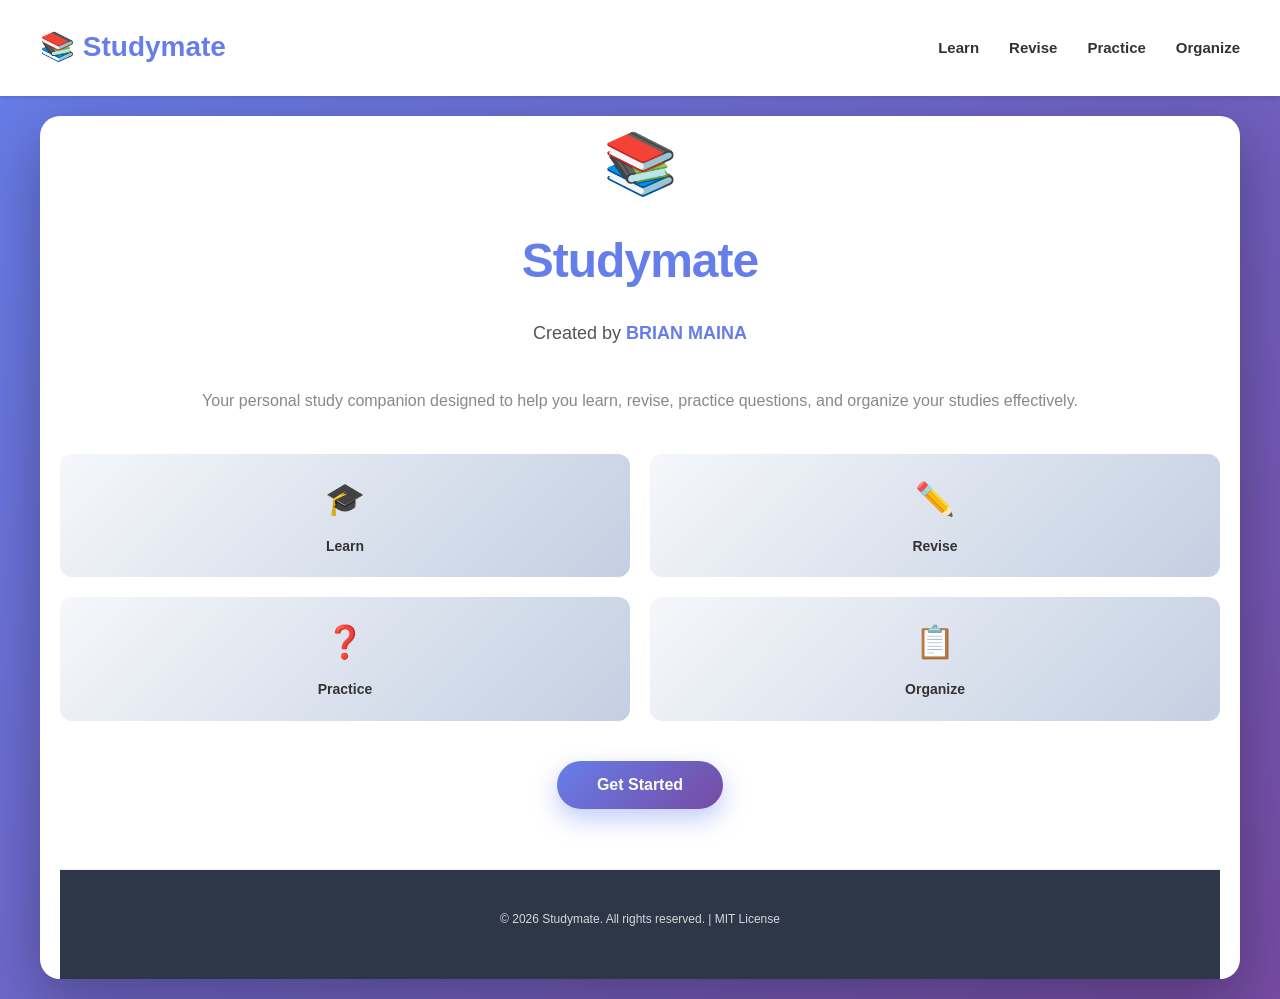
<file: index.html>
<!DOCTYPE html>
<html lang="en">
<head>
    <meta charset="UTF-8">
    <meta name="viewport" content="width=device-width, initial-scale=1.0">
    <title>Studymate - Your Personal Study Companion</title>
    <link rel="stylesheet" href="style.css">
    <style>
        * {
            margin: 0;
            padding: 0;
            box-sizing: border-box;
        }

        body {
            font-family: 'Segoe UI', Tahoma, Geneva, Verdana, sans-serif;
            background: linear-gradient(135deg, #667eea 0%, #764ba2 100%);
            min-height: 100vh;
            display: flex;
            flex-direction: column;
            padding: 0;
        }

        /* Navigation Bar Styles */
        nav {
            background: rgba(255, 255, 255, 0.95);
            padding: 15px 40px;
            box-shadow: 0 2px 10px rgba(0, 0, 0, 0.1);
            position: sticky;
            top: 0;
            z-index: 1000;
        }

        .nav-container {
            max-width: 1200px;
            margin: 0 auto;
            display: flex;
            justify-content: space-between;
            align-items: center;
        }

        .nav-logo {
            font-size: 28px;
            font-weight: 700;
            color: #667eea;
            text-decoration: none;
            display: flex;
            align-items: center;
            gap: 10px;
        }

        .nav-links {
            display: flex;
            gap: 30px;
            list-style: none;
        }

        .nav-links a {
            text-decoration: none;
            color: #333;
            font-weight: 600;
            font-size: 15px;
            transition: color 0.3s ease;
            position: relative;
        }

        .nav-links a:hover {
            color: #667eea;
        }

        .nav-links a::after {
            content: '';
            position: absolute;
            bottom: -5px;
            left: 0;
            width: 0;
            height: 2px;
            background: linear-gradient(135deg, #667eea 0%, #764ba2 100%);
            transition: width 0.3s ease;
        }

        .nav-links a:hover::after {
            width: 100%;
        }

        /* Main Content Area */
        main {
            flex: 1;
            display: flex;
            justify-content: center;
            align-items: center;
            padding: 20px;
        }

        .container {
            text-align: center;
            background: white;
            border-radius: 20px;
            padding: 60px 40px;
            box-shadow: 0 20px 60px rgba(0, 0, 0, 0.3);
            max-width: 600px;
            width: 100%;
            animation: slideUp 0.6s ease-out;
        }

        @keyframes slideUp {
            from {
                opacity: 0;
                transform: translateY(30px);
            }
            to {
                opacity: 1;
                transform: translateY(0);
            }
        }

        .logo {
            font-size: 60px;
            margin-bottom: 20px;
            animation: bounce 2s infinite;
        }

        @keyframes bounce {
            0%, 100% {
                transform: translateY(0);
            }
            50% {
                transform: translateY(-10px);
            }
        }

        .title {
            font-size: 48px;
            font-weight: 700;
            color: #667eea;
            margin-bottom: 30px;
            letter-spacing: -1px;
        }

        .creator {
            font-size: 18px;
            color: #555;
            margin-bottom: 40px;
            font-weight: 500;
        }

        .creator-name {
            color: #667eea;
            font-weight: 700;
        }

        .tagline {
            font-size: 16px;
            color: #888;
            margin-bottom: 40px;
            line-height: 1.6;
        }

        .features {
            display: grid;
            grid-template-columns: 1fr 1fr;
            gap: 20px;
            margin-bottom: 40px;
        }

        .feature {
            padding: 20px;
            background: linear-gradient(135deg, #f5f7fa 0%, #c3cfe2 100%);
            border-radius: 12px;
            transition: transform 0.3s ease;
            cursor: pointer;
        }

        .feature:hover {
            transform: translateY(-5px);
        }

        .feature-icon {
            font-size: 32px;
            margin-bottom: 10px;
        }

        .feature-text {
            font-size: 14px;
            color: #333;
            font-weight: 600;
        }

        .cta-button {
            background: linear-gradient(135deg, #667eea 0%, #764ba2 100%);
            color: white;
            padding: 15px 40px;
            border: none;
            border-radius: 50px;
            font-size: 16px;
            font-weight: 600;
            cursor: pointer;
            transition: transform 0.3s ease, box-shadow 0.3s ease;
            box-shadow: 0 10px 25px rgba(102, 126, 234, 0.4);
        }

        .cta-button:hover {
            transform: translateY(-3px);
            box-shadow: 0 15px 35px rgba(102, 126, 234, 0.6);
        }

        .cta-button:active {
            transform: translateY(-1px);
        }

        footer {
            margin-top: 40px;
            padding-top: 30px;
            border-top: 1px solid #eee;
            font-size: 12px;
            color: #999;
        }

        /* Mobile Responsive */
        @media (max-width: 768px) {
            .nav-links {
                gap: 20px;
            }

            .nav-links a {
                font-size: 13px;
            }
        }

        @media (max-width: 600px) {
            nav {
                padding: 15px 20px;
            }

            .nav-container {
                flex-direction: column;
                gap: 15px;
            }

            .nav-logo {
                font-size: 24px;
            }

            .nav-links {
                gap: 15px;
                flex-wrap: wrap;
                justify-content: center;
            }

            .nav-links a {
                font-size: 12px;
            }

            .container {
                padding: 40px 20px;
                border-radius: 16px;
            }

            .title {
                font-size: 36px;
            }

            .logo {
                font-size: 48px;
            }

            .creator {
                font-size: 16px;
            }

            .features {
                grid-template-columns: 1fr;
                gap: 15px;
            }

            .cta-button {
                padding: 12px 30px;
                font-size: 14px;
            }
        }
    </style>
</head>
<body>
    <!-- Navigation Bar -->
    <nav>
        <div class="nav-container">
            <a href="index.html" class="nav-logo">📚 Studymate</a>
            <ul class="nav-links">
                <li><a href="learn.html">Learn</a></li>
                <li><a href="revise.html">Revise</a></li>
                <li><a href="practice.html">Practice</a></li>
                <li><a href="organizer.html">Organize</a></li>
            </ul>
        </div>
    </nav>

    <!-- Main Content -->
    <main>
        <div class="container">
            <div class="logo">📚</div>
            <h1 class="title">Studymate</h1>
            <p class="creator">Created by <span class="creator-name">BRIAN MAINA</span></p>
            
            <p class="tagline">
                Your personal study companion designed to help you learn, revise, practice questions, and organize your studies effectively.
            </p>

            <div class="features">
                <div class="feature" id="learn">
                    <div class="feature-icon">🎓</div>
                    <div class="feature-text">Learn</div>
                </div>
                <div class="feature" id="revise">
                    <div class="feature-icon">✏️</div>
                    <div class="feature-text">Revise</div>
                </div>
                <div class="feature" id="practice">
                    <div class="feature-icon">❓</div>
                    <div class="feature-text">Practice</div>
                </div>
                <div class="feature" id="organize">
                    <div class="feature-icon">📋</div>
                    <div class="feature-text">Organize</div>
                </div>
            </div>

            <button class="cta-button">Get Started</button>

            <footer>
                <p>&copy; 2026 Studymate. All rights reserved. | MIT License</p>
            </footer>
        </div>
    </main>

    <!-- Link to external CSS -->
    <link rel="stylesheet" href="style.css">
    
    <!-- Link to external JavaScript -->
    <script src="script.js"></script>
</body>
</html>
</file>
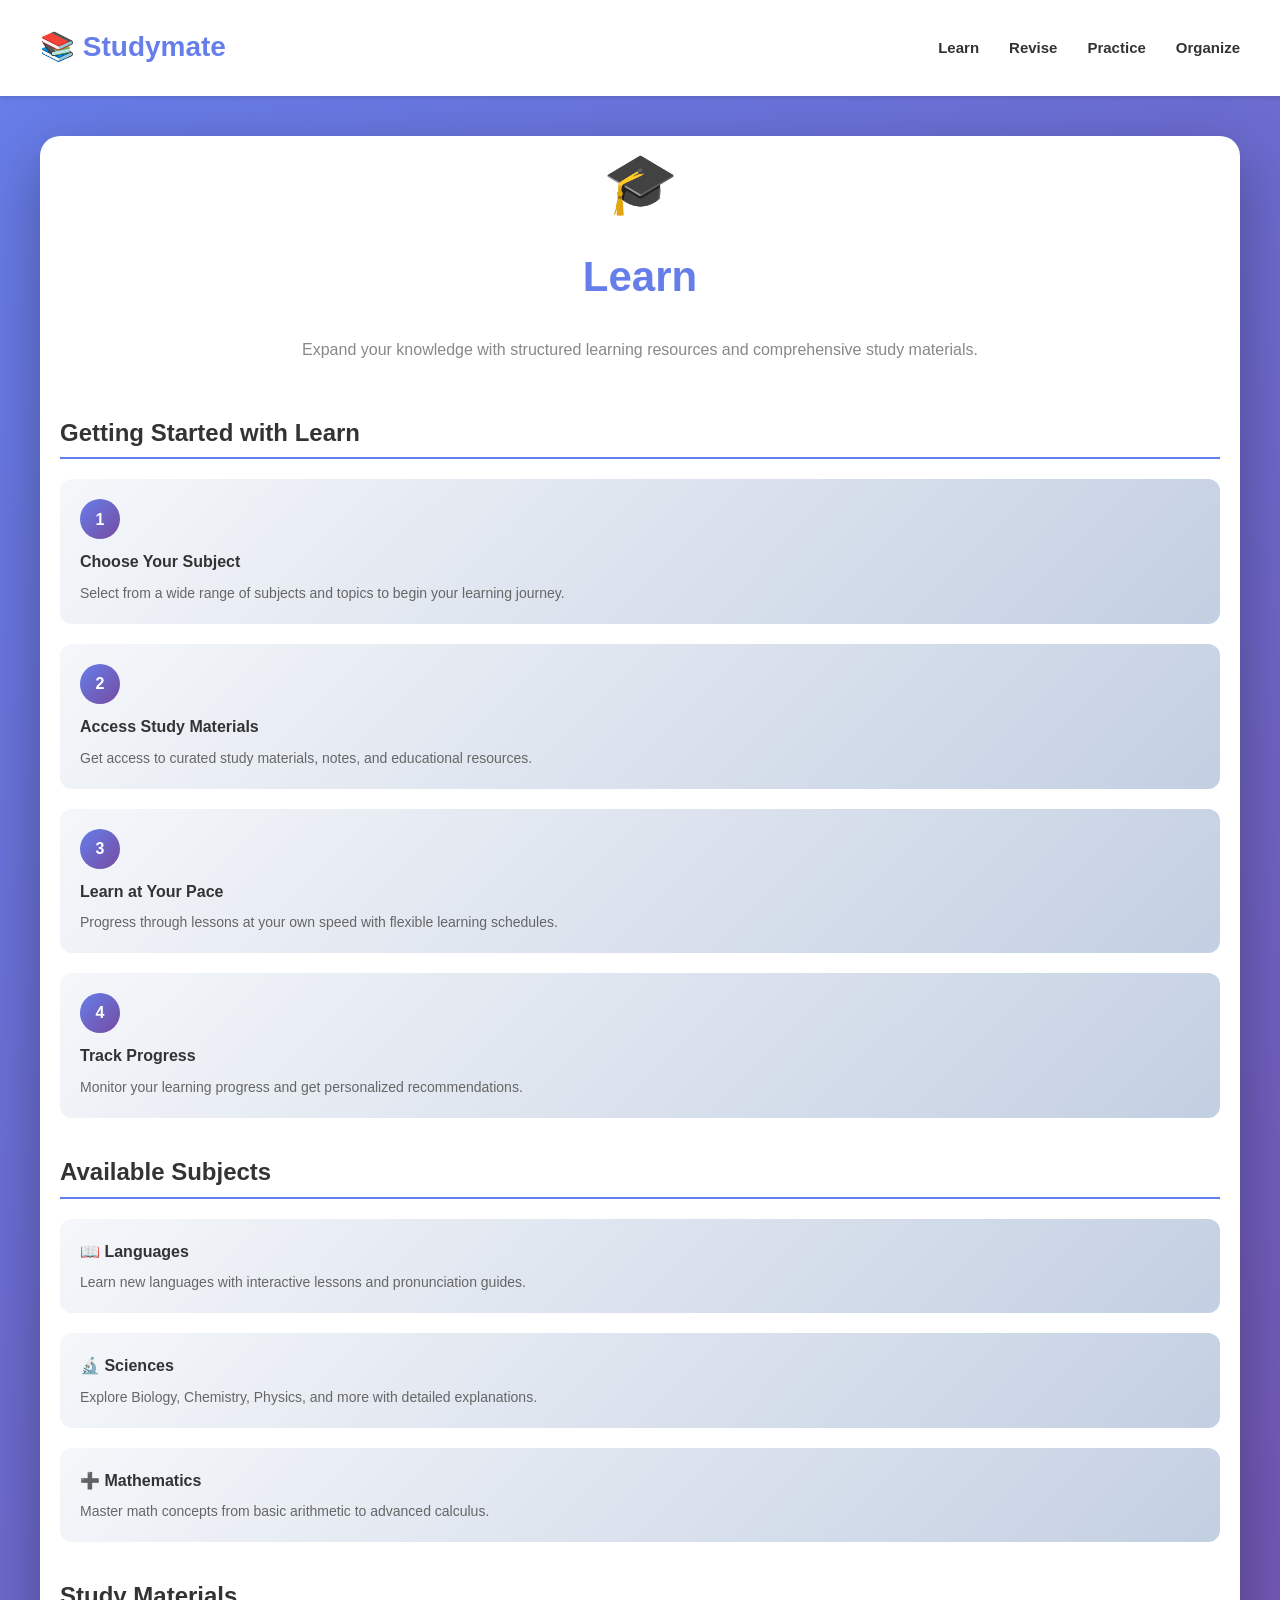
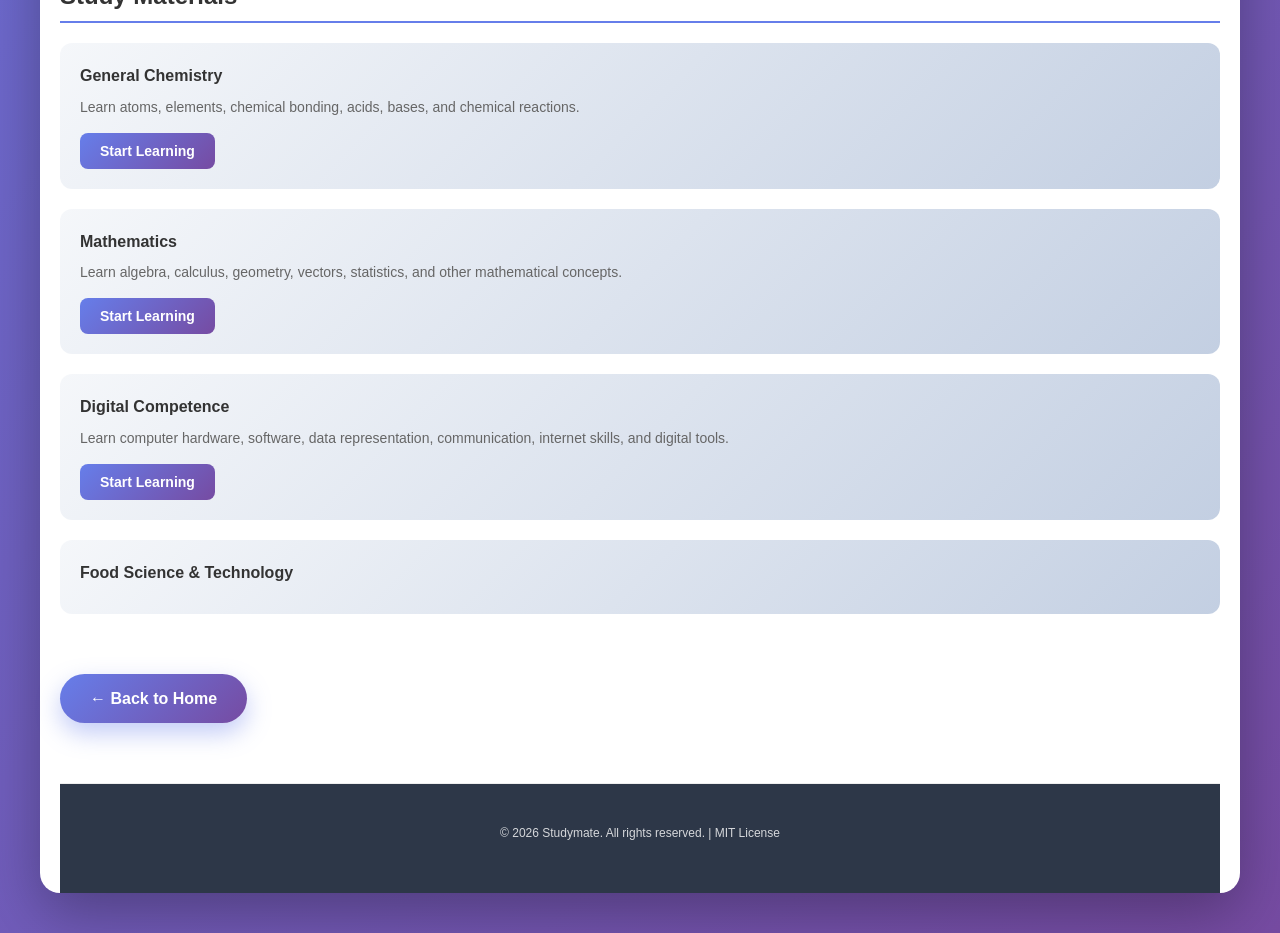
<file: learn.html>
<!DOCTYPE html>
<html lang="en">
<head>
    <meta charset="UTF-8">
    <meta name="viewport" content="width=device-width, initial-scale=1.0">
    <title>Learn - Studymate</title>
    <link rel="stylesheet" href="style.css">
    <style>
        * {
            margin: 0;
            padding: 0;
            box-sizing: border-box;
        }

        body {
            font-family: 'Segoe UI', Tahoma, Geneva, Verdana, sans-serif;
            background: linear-gradient(135deg, #667eea 0%, #764ba2 100%);
            min-height: 100vh;
            display: flex;
            flex-direction: column;
            padding: 0;
        }

        /* Navigation Bar Styles */
        nav {
            background: rgba(255, 255, 255, 0.95);
            padding: 15px 40px;
            box-shadow: 0 2px 10px rgba(0, 0, 0, 0.1);
            position: sticky;
            top: 0;
            z-index: 1000;
        }

        .nav-container {
            max-width: 1200px;
            margin: 0 auto;
            display: flex;
            justify-content: space-between;
            align-items: center;
        }

        .nav-logo {
            font-size: 28px;
            font-weight: 700;
            color: #667eea;
            text-decoration: none;
            display: flex;
            align-items: center;
            gap: 10px;
        }

        .nav-links {
            display: flex;
            gap: 30px;
            list-style: none;
        }

        .nav-links a {
            text-decoration: none;
            color: #333;
            font-weight: 600;
            font-size: 15px;
            transition: color 0.3s ease;
            position: relative;
        }

        .nav-links a:hover {
            color: #667eea;
        }

        .nav-links a::after {
            content: '';
            position: absolute;
            bottom: -5px;
            left: 0;
            width: 0;
            height: 2px;
            background: linear-gradient(135deg, #667eea 0%, #764ba2 100%);
            transition: width 0.3s ease;
        }

        .nav-links a:hover::after {
            width: 100%;
        }

        /* Main Content Area */
        main {
            flex: 1;
            display: flex;
            justify-content: center;
            align-items: center;
            padding: 40px 20px;
        }

        .container {
            background: white;
            border-radius: 20px;
            padding: 60px 40px;
            box-shadow: 0 20px 60px rgba(0, 0, 0, 0.3);
            max-width: 700px;
            width: 100%;
            animation: slideUp 0.6s ease-out;
        }

        @keyframes slideUp {
            from {
                opacity: 0;
                transform: translateY(30px);
            }
            to {
                opacity: 1;
                transform: translateY(0);
            }
        }

        .page-header {
            display: flex;
            align-items: center;
            gap: 20px;
            margin-bottom: 40px;
            text-align: center;
            flex-direction: column;
        }

        .page-icon {
            font-size: 60px;
            animation: bounce 2s infinite;
        }

        @keyframes bounce {
            0%, 100% {
                transform: translateY(0);
            }
            50% {
                transform: translateY(-10px);
            }
        }

        .page-title {
            font-size: 42px;
            font-weight: 700;
            color: #667eea;
            margin-bottom: 15px;
        }

        .page-subtitle {
            font-size: 16px;
            color: #888;
            line-height: 1.6;
        }

        .content-section {
            margin-bottom: 40px;
        }

        .section-title {
            font-size: 24px;
            font-weight: 700;
            color: #333;
            margin-bottom: 20px;
            padding-bottom: 10px;
            border-bottom: 2px solid #667eea;
        }

        .learning-items {
            display: grid;
            grid-template-columns: 1fr;
            gap: 20px;
        }

        .learning-item {
            padding: 20px;
            background: linear-gradient(135deg, #f5f7fa 0%, #c3cfe2 100%);
            border-radius: 12px;
            transition: transform 0.3s ease, box-shadow 0.3s ease;
            cursor: pointer;
        }

        .learning-item:hover {
            transform: translateY(-5px);
            box-shadow: 0 10px 25px rgba(102, 126, 234, 0.2);
        }

        .item-number {
            display: inline-block;
            background: linear-gradient(135deg, #667eea 0%, #764ba2 100%);
            color: white;
            width: 40px;
            height: 40px;
            border-radius: 50%;
            display: flex;
            align-items: center;
            justify-content: center;
            font-weight: 700;
            margin-bottom: 10px;
        }

        .item-title {
            font-size: 16px;
            font-weight: 700;
            color: #333;
            margin-bottom: 8px;
        }

        .item-description {
            font-size: 14px;
            color: #666;
            line-height: 1.5;
        }

        .start-learning-btn {
            display: inline-block;
            background: linear-gradient(135deg, #667eea 0%, #764ba2 100%);
            color: white;
            padding: 10px 20px;
            border-radius: 8px;
            text-decoration: none;
            font-weight: 600;
            font-size: 14px;
            transition: transform 0.3s ease, box-shadow 0.3s ease;
            margin-top: 15px;
            border: none;
            cursor: pointer;
        }

        .start-learning-btn:hover {
            transform: translateY(-2px);
            box-shadow: 0 8px 20px rgba(102, 126, 234, 0.4);
        }

        .back-button {
            display: inline-block;
            background: linear-gradient(135deg, #667eea 0%, #764ba2 100%);
            color: white;
            padding: 12px 30px;
            border-radius: 50px;
            text-decoration: none;
            font-weight: 600;
            transition: transform 0.3s ease, box-shadow 0.3s ease;
            box-shadow: 0 10px 25px rgba(102, 126, 234, 0.4);
            margin-top: 20px;
        }

        .back-button:hover {
            transform: translateY(-3px);
            box-shadow: 0 15px 35px rgba(102, 126, 234, 0.6);
        }

        footer {
            margin-top: 40px;
            padding-top: 30px;
            border-top: 1px solid #eee;
            font-size: 12px;
            color: #999;
            text-align: center;
        }

        /* Mobile Responsive */
        @media (max-width: 768px) {
            .nav-links {
                gap: 20px;
            }

            .nav-links a {
                font-size: 13px;
            }
        }

        @media (max-width: 600px) {
            nav {
                padding: 15px 20px;
            }

            .nav-container {
                flex-direction: column;
                gap: 15px;
            }

            .nav-logo {
                font-size: 24px;
            }

            .nav-links {
                gap: 15px;
                flex-wrap: wrap;
                justify-content: center;
            }

            .nav-links a {
                font-size: 12px;
            }

            .container {
                padding: 40px 20px;
            }

            .page-title {
                font-size: 32px;
            }

            .page-icon {
                font-size: 48px;
            }

            .section-title {
                font-size: 20px;
            }
        }
    </style>
</head>
<body>
    <!-- Navigation Bar -->
    <nav>
        <div class="nav-container">
            <a href="index.html" class="nav-logo">📚 Studymate</a>
            <ul class="nav-links">
                <li><a href="learn.html">Learn</a></li>
                <li><a href="index.html">Revise</a></li>
                <li><a href="index.html">Practice</a></li>
                <li><a href="index.html">Organize</a></li>
            </ul>
        </div>
    </nav>

    <!-- Main Content -->
    <main>
        <div class="container">
            <div class="page-header">
                <div class="page-icon">🎓</div>
                <h1 class="page-title">Learn</h1>
                <p class="page-subtitle">Expand your knowledge with structured learning resources and comprehensive study materials.</p>
            </div>

            <div class="content-section">
                <h2 class="section-title">Getting Started with Learn</h2>
                <div class="learning-items">
                    <div class="learning-item">
                        <div class="item-number">1</div>
                        <div class="item-title">Choose Your Subject</div>
                        <div class="item-description">Select from a wide range of subjects and topics to begin your learning journey.</div>
                    </div>
                    <div class="learning-item">
                        <div class="item-number">2</div>
                        <div class="item-title">Access Study Materials</div>
                        <div class="item-description">Get access to curated study materials, notes, and educational resources.</div>
                    </div>
                    <div class="learning-item">
                        <div class="item-number">3</div>
                        <div class="item-title">Learn at Your Pace</div>
                        <div class="item-description">Progress through lessons at your own speed with flexible learning schedules.</div>
                    </div>
                    <div class="learning-item">
                        <div class="item-number">4</div>
                        <div class="item-title">Track Progress</div>
                        <div class="item-description">Monitor your learning progress and get personalized recommendations.</div>
                    </div>
                </div>
            </div>

            <div class="content-section">
                <h2 class="section-title">Available Subjects</h2>
                <div class="learning-items">
                    <div class="learning-item">
                        <div class="item-title">📖 Languages</div>
                        <div class="item-description">Learn new languages with interactive lessons and pronunciation guides.</div>
                    </div>
                    <div class="learning-item">
                        <div class="item-title">🔬 Sciences</div>
                        <div class="item-description">Explore Biology, Chemistry, Physics, and more with detailed explanations.</div>
                    </div>
                    <div class="learning-item">
                        <div class="item-title">➕ Mathematics</div>
                        <div class="item-description">Master math concepts from basic arithmetic to advanced calculus.</div>
                    </div>
                </div>
            </div>

            <div class="content-section">
                <h2 class="section-title">Study Materials</h2>
                <div class="learning-items">
                    <div class="learning-item">
                        <div class="item-title">General Chemistry</div>
                        <div class="item-description">Learn atoms, elements, chemical bonding, acids, bases, and chemical reactions.</div>
                        <button class="start-learning-btn">Start Learning</button>
                    </div>
                    <div class="learning-item">
                        <div class="item-title">Mathematics</div>
                        <div class="item-description">Learn algebra, calculus, geometry, vectors, statistics, and other mathematical concepts.</div>
                        <button class="start-learning-btn">Start Learning</button>
                    </div>
                    <div class="learning-item">
                        <div class="item-title">Digital Competence</div>
                        <div class="item-description">Learn computer hardware, software, data representation, communication, internet skills, and digital tools.</div>
                        <button class="start-learning-btn">Start Learning</button>
                    </div>
                    <div class="learning-item">
                        <div class="item-title">Food Science & Technology</div>
                    </div>
                </div>
            </div>

            <a href="index.html" class="back-button">← Back to Home</a>

            <footer>
                <p>&copy; 2026 Studymate. All rights reserved. | MIT License</p>
            </footer>
        </div>
    </main>

    <!-- Link to external CSS -->
    <link rel="stylesheet" href="style.css">
    
    <!-- Link to external JavaScript -->
    <script src="script.js"></script>
</body>
</html>
</file>
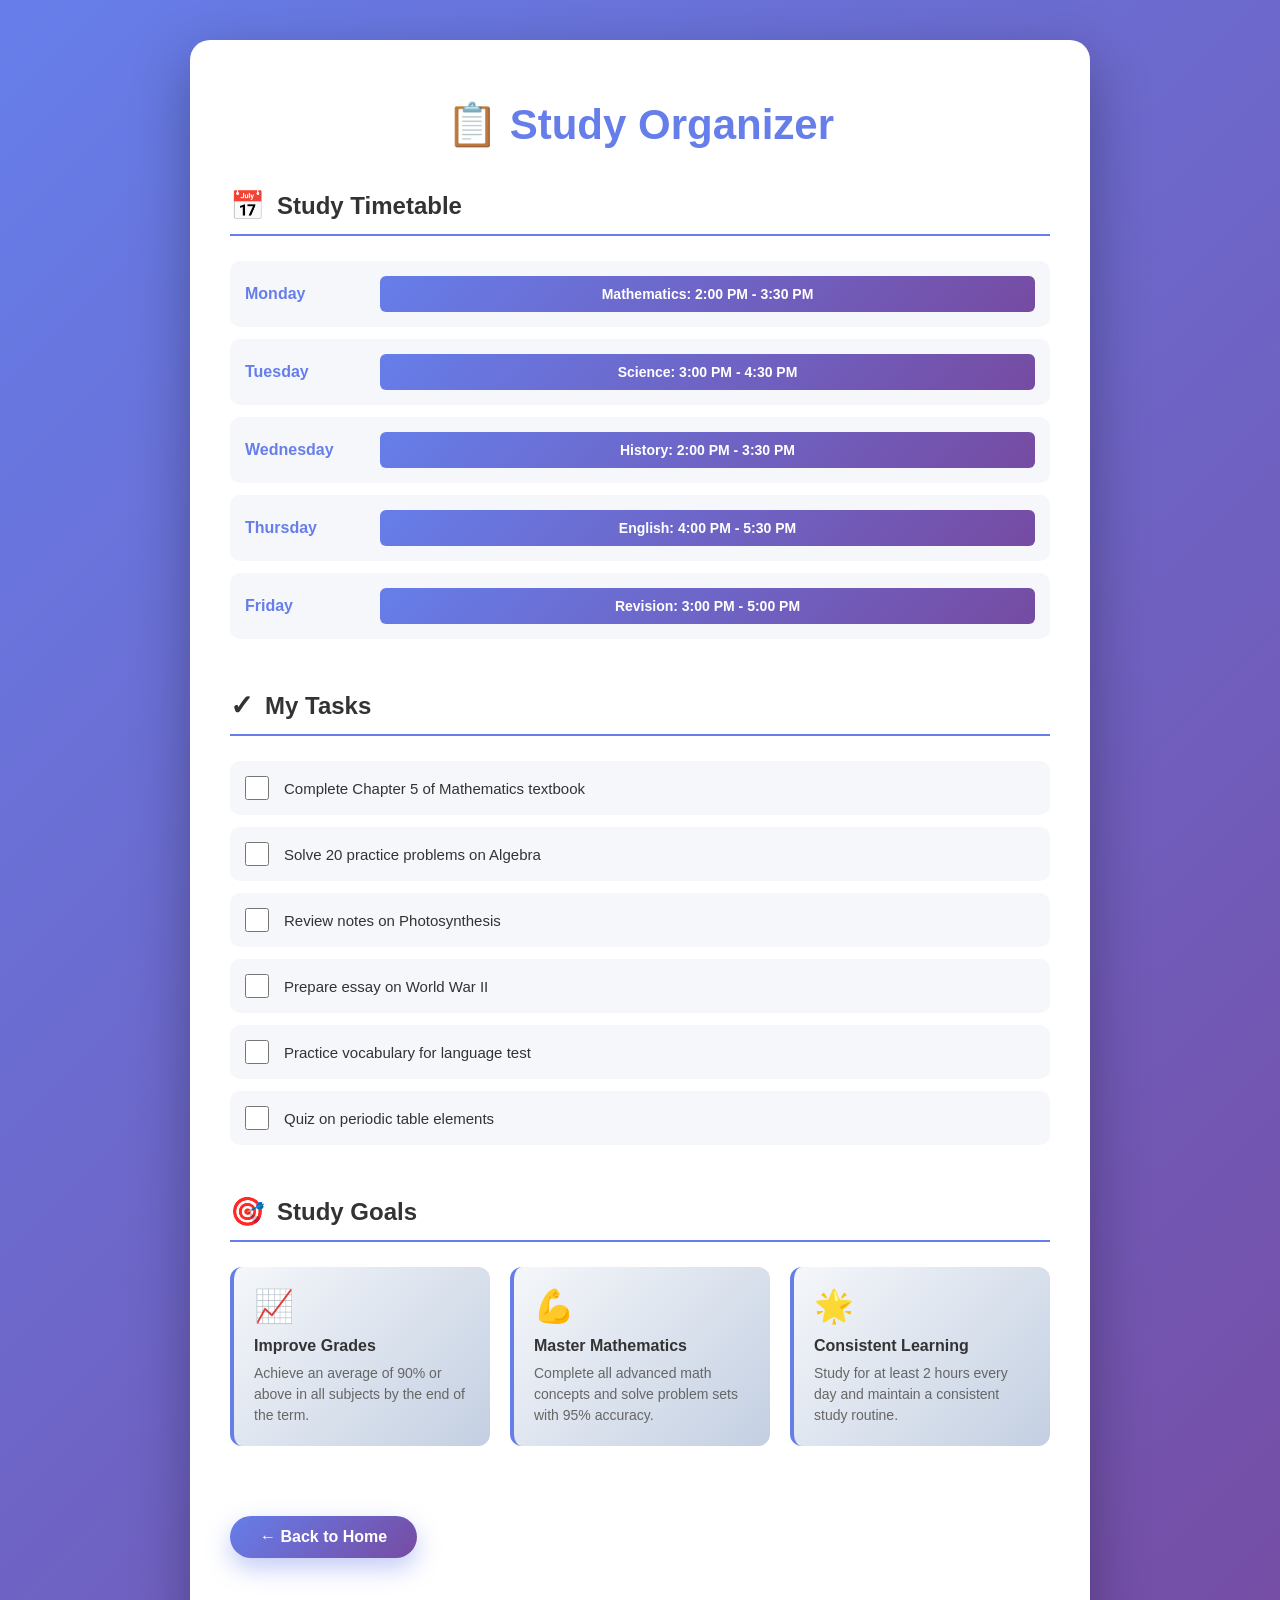
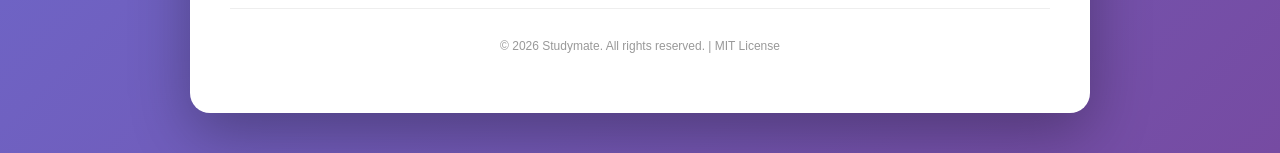
<file: organizer.html>
<!DOCTYPE html>
<html lang="en">
<head>
    <meta charset="UTF-8">
    <meta name="viewport" content="width=device-width, initial-scale=1.0">
    <title>StudyMate Organizer</title>
    <style>
        * {
            margin: 0;
            padding: 0;
            box-sizing: border-box;
        }

        body {
            font-family: 'Segoe UI', Tahoma, Geneva, Verdana, sans-serif;
            background: linear-gradient(135deg, #667eea 0%, #764ba2 100%);
            min-height: 100vh;
            padding: 40px 20px;
        }

        .container {
            max-width: 900px;
            margin: 0 auto;
            background: white;
            border-radius: 20px;
            padding: 60px 40px;
            box-shadow: 0 20px 60px rgba(0, 0, 0, 0.3);
        }

        h1 {
            font-size: 42px;
            font-weight: 700;
            color: #667eea;
            margin-bottom: 40px;
            text-align: center;
        }

        .section {
            margin-bottom: 50px;
        }

        .section-title {
            font-size: 24px;
            font-weight: 700;
            color: #333;
            margin-bottom: 25px;
            padding-bottom: 12px;
            border-bottom: 2px solid #667eea;
            display: flex;
            align-items: center;
            gap: 12px;
        }

        .section-icon {
            font-size: 28px;
        }

        /* Study Timetable Styles */
        .timetable {
            display: grid;
            grid-template-columns: 1fr;
            gap: 12px;
        }

        .day-row {
            display: grid;
            grid-template-columns: 120px 1fr;
            gap: 15px;
            padding: 15px;
            background: #f5f7fa;
            border-radius: 10px;
            align-items: center;
        }

        .day-name {
            font-weight: 700;
            color: #667eea;
            font-size: 16px;
        }

        .study-time {
            padding: 10px 15px;
            background: linear-gradient(135deg, #667eea 0%, #764ba2 100%);
            color: white;
            border-radius: 6px;
            font-size: 14px;
            font-weight: 600;
            text-align: center;
        }

        /* My Tasks Styles */
        .tasks-list {
            display: flex;
            flex-direction: column;
            gap: 12px;
        }

        .task-item {
            display: flex;
            align-items: center;
            gap: 15px;
            padding: 15px;
            background: #f5f7fa;
            border-radius: 10px;
            transition: all 0.3s ease;
            cursor: pointer;
        }

        .task-item:hover {
            background: #e8ebf5;
            transform: translateX(5px);
        }

        .task-checkbox {
            width: 24px;
            height: 24px;
            cursor: pointer;
            accent-color: #667eea;
            flex-shrink: 0;
        }

        .task-text {
            font-size: 15px;
            color: #333;
            font-weight: 500;
            flex-grow: 1;
        }

        .task-item input:checked ~ .task-text {
            color: #999;
            text-decoration: line-through;
        }

        /* Study Goals Styles */
        .goals-grid {
            display: grid;
            grid-template-columns: repeat(auto-fit, minmax(250px, 1fr));
            gap: 20px;
        }

        .goal-card {
            padding: 20px;
            background: linear-gradient(135deg, #f5f7fa 0%, #c3cfe2 100%);
            border-radius: 12px;
            border-left: 4px solid #667eea;
            transition: transform 0.3s ease, box-shadow 0.3s ease;
        }

        .goal-card:hover {
            transform: translateY(-5px);
            box-shadow: 0 10px 25px rgba(102, 126, 234, 0.2);
        }

        .goal-icon {
            font-size: 32px;
            margin-bottom: 12px;
        }

        .goal-title {
            font-size: 16px;
            font-weight: 700;
            color: #333;
            margin-bottom: 8px;
        }

        .goal-description {
            font-size: 14px;
            color: #666;
            line-height: 1.5;
        }

        .back-button {
            display: inline-block;
            background: linear-gradient(135deg, #667eea 0%, #764ba2 100%);
            color: white;
            padding: 12px 30px;
            border-radius: 50px;
            text-decoration: none;
            font-weight: 600;
            transition: transform 0.3s ease, box-shadow 0.3s ease;
            box-shadow: 0 10px 25px rgba(102, 126, 234, 0.4);
            margin-top: 20px;
        }

        .back-button:hover {
            transform: translateY(-3px);
            box-shadow: 0 15px 35px rgba(102, 126, 234, 0.6);
        }

        footer {
            margin-top: 50px;
            padding-top: 30px;
            border-top: 1px solid #eee;
            font-size: 12px;
            color: #999;
            text-align: center;
        }

        /* Mobile Responsive */
        @media (max-width: 768px) {
            .container {
                padding: 40px 20px;
            }

            h1 {
                font-size: 32px;
            }

            .section-title {
                font-size: 20px;
            }

            .day-row {
                grid-template-columns: 100px 1fr;
                gap: 12px;
                padding: 12px;
            }

            .day-name {
                font-size: 14px;
            }

            .study-time {
                font-size: 13px;
                padding: 8px 12px;
            }

            .task-item {
                padding: 12px;
                gap: 12px;
            }

            .task-text {
                font-size: 14px;
            }

            .goals-grid {
                grid-template-columns: 1fr;
            }

            .goal-card {
                padding: 18px;
            }

            .goal-title {
                font-size: 15px;
            }

            .goal-description {
                font-size: 13px;
            }
        }

        @media (max-width: 480px) {
            .container {
                padding: 30px 15px;
                border-radius: 15px;
            }

            h1 {
                font-size: 28px;
                margin-bottom: 30px;
            }

            .section {
                margin-bottom: 35px;
            }

            .section-title {
                font-size: 18px;
                margin-bottom: 15px;
                gap: 8px;
            }

            .section-icon {
                font-size: 24px;
            }

            .day-row {
                grid-template-columns: 90px 1fr;
                gap: 10px;
                padding: 10px;
            }

            .task-checkbox {
                width: 20px;
                height: 20px;
            }

            .back-button {
                width: 100%;
                text-align: center;
                padding: 12px 20px;
            }
        }
    </style>
</head>
<body>
    <div class="container">
        <h1>📋 Study Organizer</h1>

        <!-- Study Timetable Section -->
        <div class="section">
            <div class="section-title">
                <span class="section-icon">📅</span>
                Study Timetable
            </div>
            <div class="timetable">
                <div class="day-row">
                    <div class="day-name">Monday</div>
                    <div class="study-time">Mathematics: 2:00 PM - 3:30 PM</div>
                </div>
                <div class="day-row">
                    <div class="day-name">Tuesday</div>
                    <div class="study-time">Science: 3:00 PM - 4:30 PM</div>
                </div>
                <div class="day-row">
                    <div class="day-name">Wednesday</div>
                    <div class="study-time">History: 2:00 PM - 3:30 PM</div>
                </div>
                <div class="day-row">
                    <div class="day-name">Thursday</div>
                    <div class="study-time">English: 4:00 PM - 5:30 PM</div>
                </div>
                <div class="day-row">
                    <div class="day-name">Friday</div>
                    <div class="study-time">Revision: 3:00 PM - 5:00 PM</div>
                </div>
            </div>
        </div>

        <!-- My Tasks Section -->
        <div class="section">
            <div class="section-title">
                <span class="section-icon">✓</span>
                My Tasks
            </div>
            <div class="tasks-list">
                <label class="task-item">
                    <input type="checkbox" class="task-checkbox">
                    <span class="task-text">Complete Chapter 5 of Mathematics textbook</span>
                </label>
                <label class="task-item">
                    <input type="checkbox" class="task-checkbox">
                    <span class="task-text">Solve 20 practice problems on Algebra</span>
                </label>
                <label class="task-item">
                    <input type="checkbox" class="task-checkbox">
                    <span class="task-text">Review notes on Photosynthesis</span>
                </label>
                <label class="task-item">
                    <input type="checkbox" class="task-checkbox">
                    <span class="task-text">Prepare essay on World War II</span>
                </label>
                <label class="task-item">
                    <input type="checkbox" class="task-checkbox">
                    <span class="task-text">Practice vocabulary for language test</span>
                </label>
                <label class="task-item">
                    <input type="checkbox" class="task-checkbox">
                    <span class="task-text">Quiz on periodic table elements</span>
                </label>
            </div>
        </div>

        <!-- Study Goals Section -->
        <div class="section">
            <div class="section-title">
                <span class="section-icon">🎯</span>
                Study Goals
            </div>
            <div class="goals-grid">
                <div class="goal-card">
                    <div class="goal-icon">📈</div>
                    <div class="goal-title">Improve Grades</div>
                    <div class="goal-description">Achieve an average of 90% or above in all subjects by the end of the term.</div>
                </div>
                <div class="goal-card">
                    <div class="goal-icon">💪</div>
                    <div class="goal-title">Master Mathematics</div>
                    <div class="goal-description">Complete all advanced math concepts and solve problem sets with 95% accuracy.</div>
                </div>
                <div class="goal-card">
                    <div class="goal-icon">🌟</div>
                    <div class="goal-title">Consistent Learning</div>
                    <div class="goal-description">Study for at least 2 hours every day and maintain a consistent study routine.</div>
                </div>
            </div>
        </div>

        <a href="index.html" class="back-button">← Back to Home</a>

        <footer>
            <p>&copy; 2026 Studymate. All rights reserved. | MIT License</p>
        </footer>
    </div>
</body>
</html>
</file>
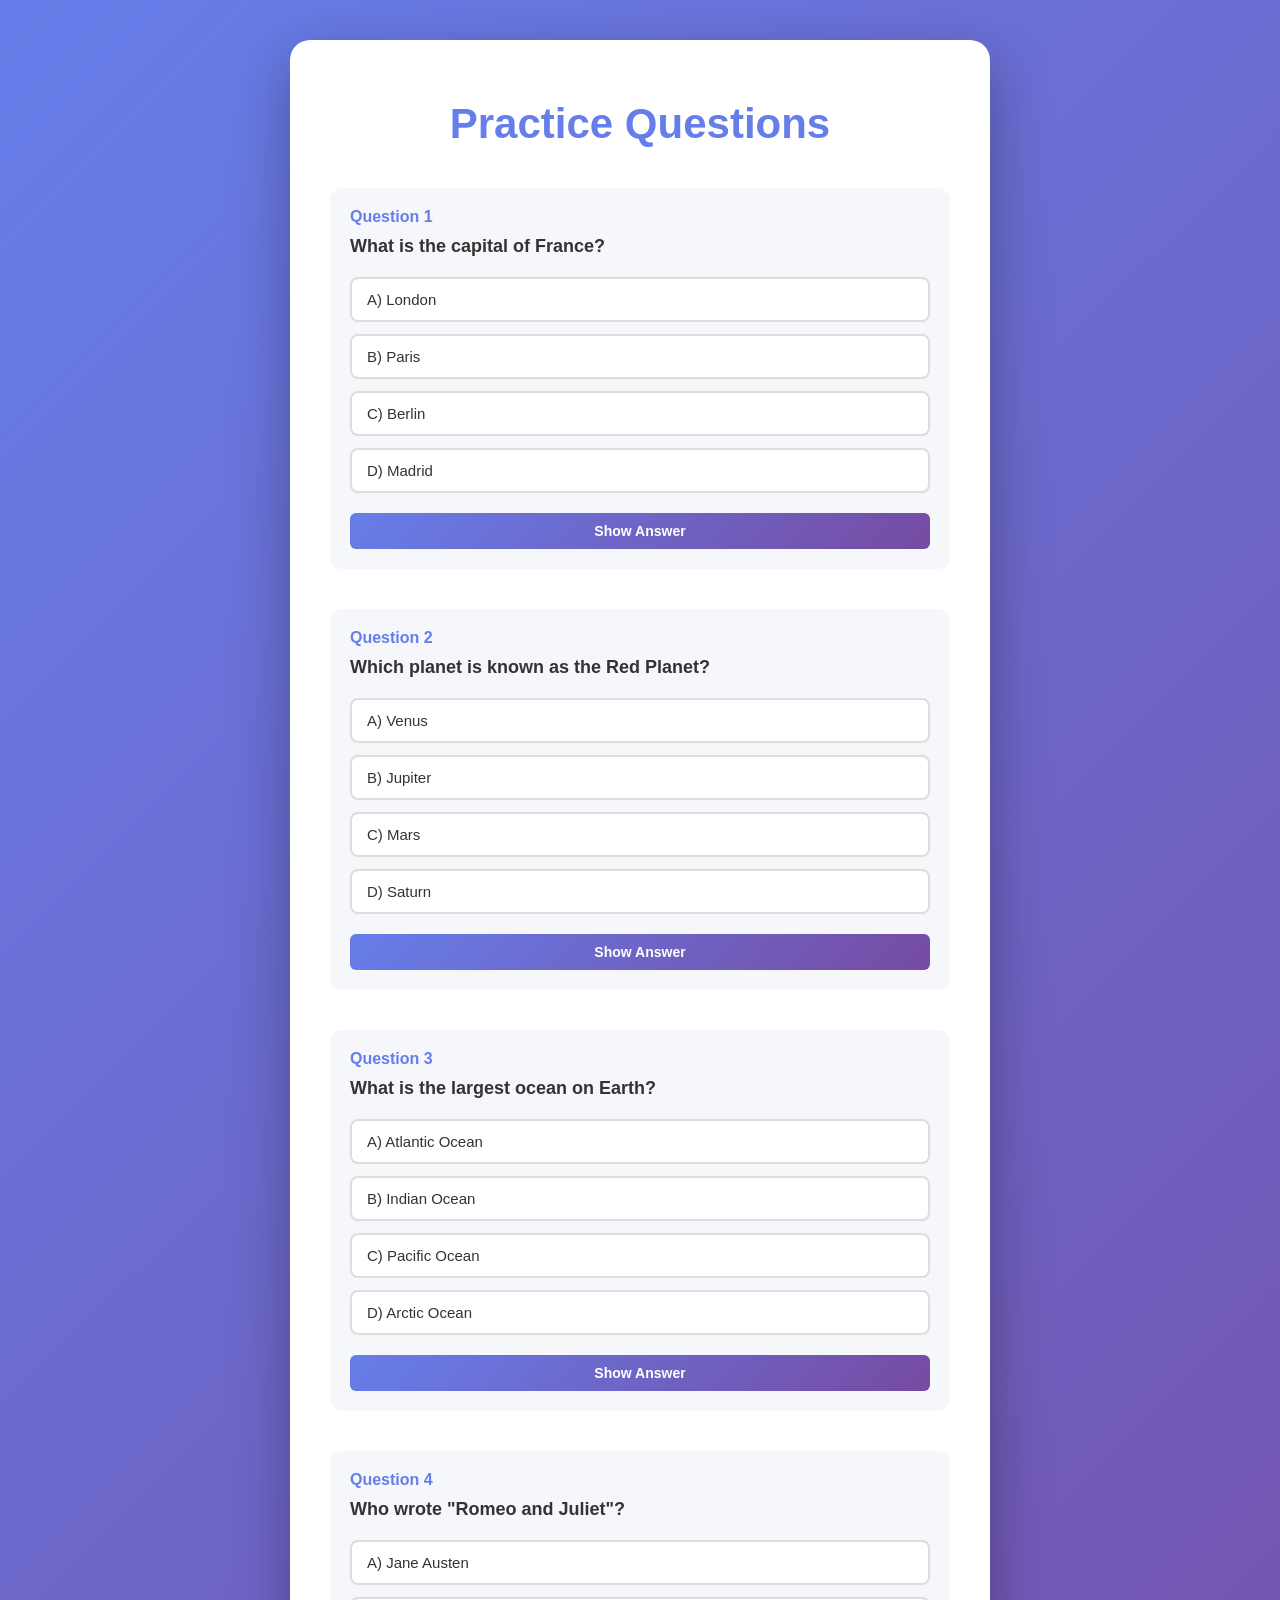
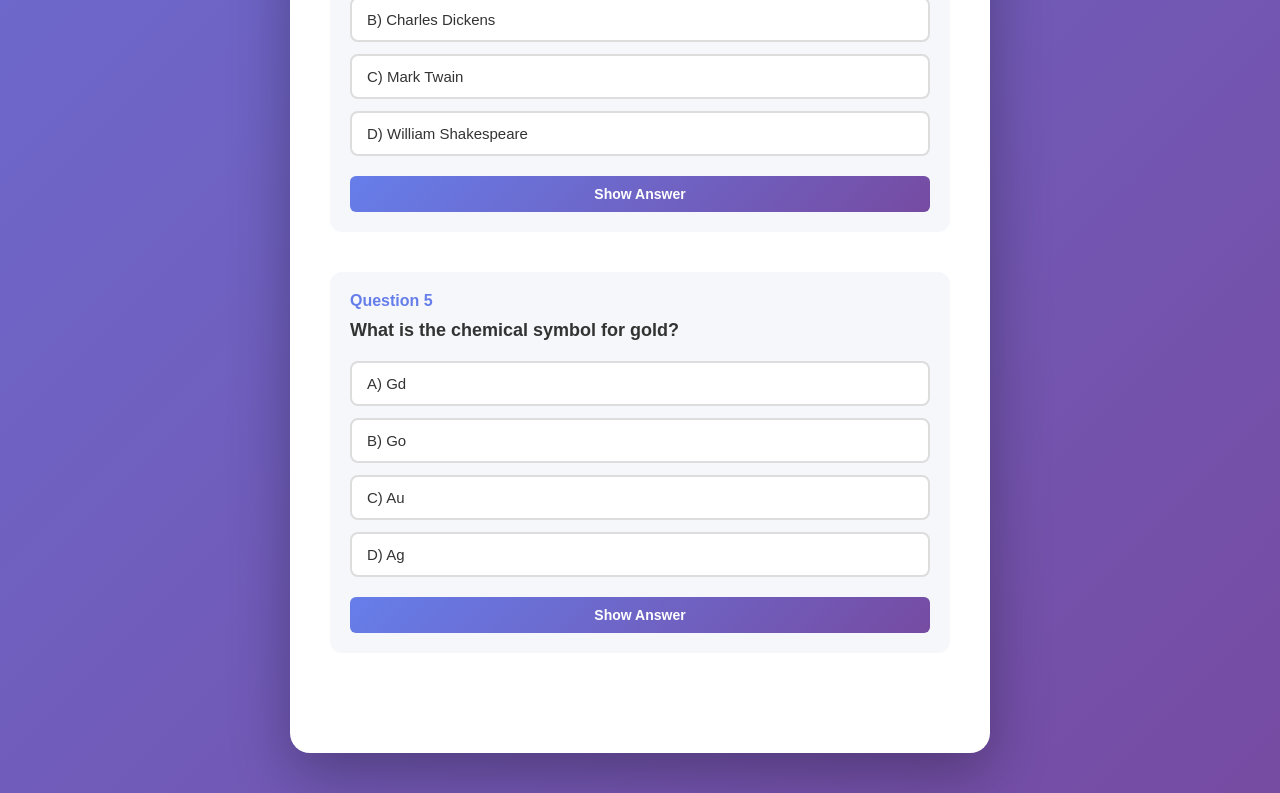
<file: practice.html>
<!DOCTYPE html>
<html lang="en">
<head>
    <meta charset="UTF-8">
    <meta name="viewport" content="width=device-width, initial-scale=1.0">
    <title>StudyMate Practice</title>
    <style>
        * {
            margin: 0;
            padding: 0;
            box-sizing: border-box;
        }

        body {
            font-family: 'Segoe UI', Tahoma, Geneva, Verdana, sans-serif;
            background: linear-gradient(135deg, #667eea 0%, #764ba2 100%);
            min-height: 100vh;
            padding: 40px 20px;
        }

        .container {
            max-width: 700px;
            margin: 0 auto;
            background: white;
            border-radius: 20px;
            padding: 60px 40px;
            box-shadow: 0 20px 60px rgba(0, 0, 0, 0.3);
        }

        h1 {
            font-size: 42px;
            font-weight: 700;
            color: #667eea;
            margin-bottom: 40px;
            text-align: center;
        }

        .question-section {
            margin-bottom: 40px;
            padding: 20px;
            background: #f5f7fa;
            border-radius: 12px;
        }

        .question-title {
            font-size: 16px;
            font-weight: 700;
            color: #667eea;
            margin-bottom: 10px;
        }

        .question-text {
            font-size: 18px;
            font-weight: 600;
            color: #333;
            margin-bottom: 20px;
        }

        .options {
            display: flex;
            flex-direction: column;
            gap: 12px;
            margin-bottom: 20px;
        }

        .option {
            padding: 12px 15px;
            background: white;
            border: 2px solid #ddd;
            border-radius: 8px;
            cursor: pointer;
            transition: all 0.3s ease;
            font-size: 15px;
            color: #333;
            font-weight: 500;
        }

        .option:hover {
            border-color: #667eea;
            background: #f0f4ff;
        }

        .show-answer-btn {
            background: linear-gradient(135deg, #667eea 0%, #764ba2 100%);
            color: white;
            padding: 10px 20px;
            border: none;
            border-radius: 6px;
            font-size: 14px;
            font-weight: 600;
            cursor: pointer;
            transition: transform 0.3s ease, box-shadow 0.3s ease;
            width: 100%;
        }

        .show-answer-btn:hover {
            transform: translateY(-2px);
            box-shadow: 0 5px 15px rgba(102, 126, 234, 0.4);
        }

        .answer {
            display: none;
            margin-top: 15px;
            padding: 15px;
            background: #e8f5e9;
            border-left: 4px solid #4caf50;
            border-radius: 4px;
            color: #2e7d32;
            font-weight: 600;
        }

        .answer.show {
            display: block;
        }

        @media (max-width: 600px) {
            .container {
                padding: 40px 20px;
            }

            h1 {
                font-size: 32px;
            }

            .question-text {
                font-size: 16px;
            }

            .option {
                font-size: 14px;
                padding: 10px 12px;
            }
        }
    </style>
</head>
<body>
    <div class="container">
        <h1>Practice Questions</h1>

        <!-- Question 1 -->
        <div class="question-section">
            <div class="question-title">Question 1</div>
            <div class="question-text">What is the capital of France?</div>
            <div class="options">
                <div class="option">A) London</div>
                <div class="option">B) Paris</div>
                <div class="option">C) Berlin</div>
                <div class="option">D) Madrid</div>
            </div>
            <button class="show-answer-btn" onclick="toggleAnswer(this)">Show Answer</button>
            <div class="answer">Correct Answer: B) Paris</div>
        </div>

        <!-- Question 2 -->
        <div class="question-section">
            <div class="question-title">Question 2</div>
            <div class="question-text">Which planet is known as the Red Planet?</div>
            <div class="options">
                <div class="option">A) Venus</div>
                <div class="option">B) Jupiter</div>
                <div class="option">C) Mars</div>
                <div class="option">D) Saturn</div>
            </div>
            <button class="show-answer-btn" onclick="toggleAnswer(this)">Show Answer</button>
            <div class="answer">Correct Answer: C) Mars</div>
        </div>

        <!-- Question 3 -->
        <div class="question-section">
            <div class="question-title">Question 3</div>
            <div class="question-text">What is the largest ocean on Earth?</div>
            <div class="options">
                <div class="option">A) Atlantic Ocean</div>
                <div class="option">B) Indian Ocean</div>
                <div class="option">C) Pacific Ocean</div>
                <div class="option">D) Arctic Ocean</div>
            </div>
            <button class="show-answer-btn" onclick="toggleAnswer(this)">Show Answer</button>
            <div class="answer">Correct Answer: C) Pacific Ocean</div>
        </div>

        <!-- Question 4 -->
        <div class="question-section">
            <div class="question-title">Question 4</div>
            <div class="question-text">Who wrote "Romeo and Juliet"?</div>
            <div class="options">
                <div class="option">A) Jane Austen</div>
                <div class="option">B) Charles Dickens</div>
                <div class="option">C) Mark Twain</div>
                <div class="option">D) William Shakespeare</div>
            </div>
            <button class="show-answer-btn" onclick="toggleAnswer(this)">Show Answer</button>
            <div class="answer">Correct Answer: D) William Shakespeare</div>
        </div>

        <!-- Question 5 -->
        <div class="question-section">
            <div class="question-title">Question 5</div>
            <div class="question-text">What is the chemical symbol for gold?</div>
            <div class="options">
                <div class="option">A) Gd</div>
                <div class="option">B) Go</div>
                <div class="option">C) Au</div>
                <div class="option">D) Ag</div>
            </div>
            <button class="show-answer-btn" onclick="toggleAnswer(this)">Show Answer</button>
            <div class="answer">Correct Answer: C) Au</div>
        </div>
    </div>

    <script>
        function toggleAnswer(button) {
            const answer = button.nextElementSibling;
            answer.classList.toggle('show');
            
            if (answer.classList.contains('show')) {
                button.textContent = 'Hide Answer';
            } else {
                button.textContent = 'Show Answer';
            }
        }
    </script>
</body>
</html>
</file>
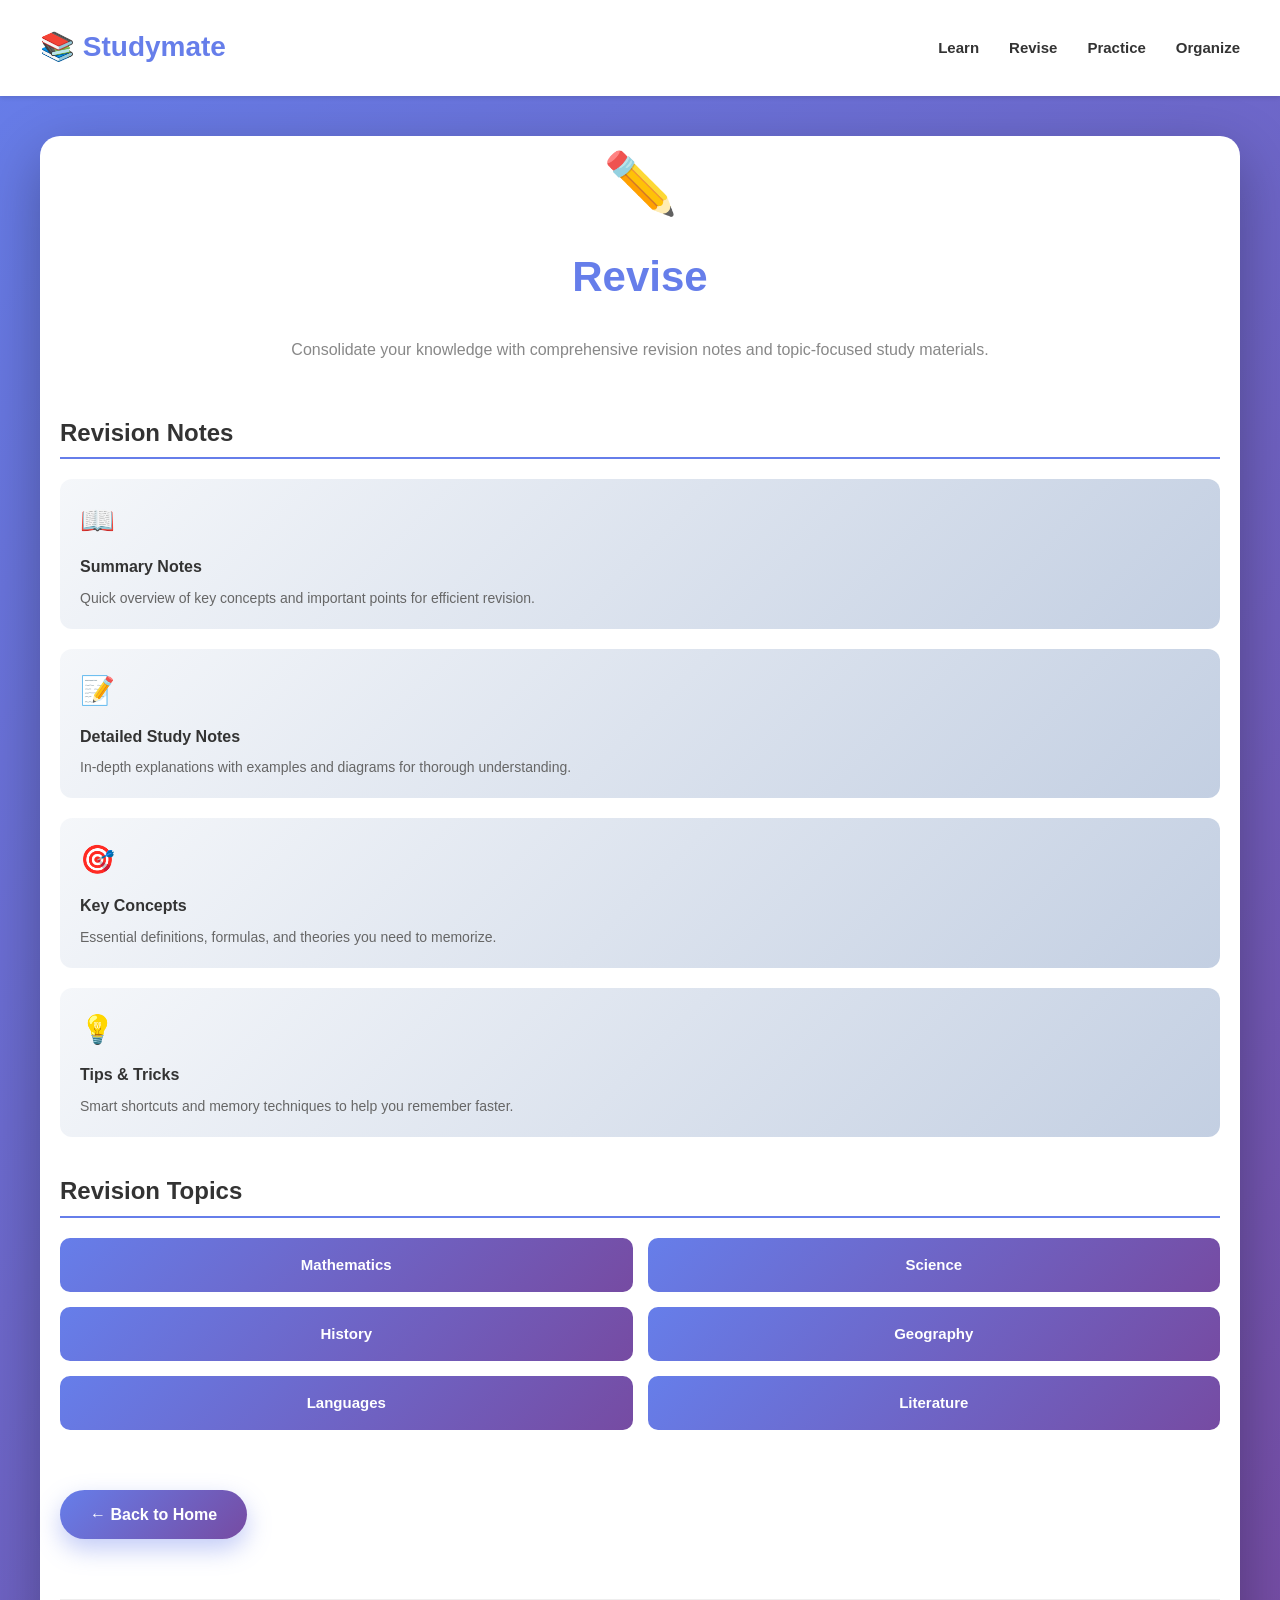
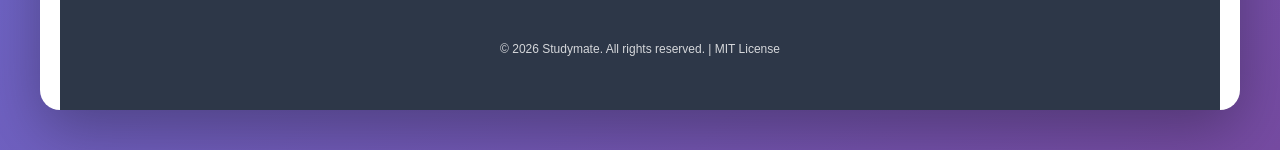
<file: revise.html>
<!DOCTYPE html>
<html lang="en">
<head>
    <meta charset="UTF-8">
    <meta name="viewport" content="width=device-width, initial-scale=1.0">
    <title>Revise - Studymate</title>
    <link rel="stylesheet" href="style.css">
    <style>
        * {
            margin: 0;
            padding: 0;
            box-sizing: border-box;
        }

        body {
            font-family: 'Segoe UI', Tahoma, Geneva, Verdana, sans-serif;
            background: linear-gradient(135deg, #667eea 0%, #764ba2 100%);
            min-height: 100vh;
            display: flex;
            flex-direction: column;
            padding: 0;
        }

        /* Navigation Bar Styles */
        nav {
            background: rgba(255, 255, 255, 0.95);
            padding: 15px 40px;
            box-shadow: 0 2px 10px rgba(0, 0, 0, 0.1);
            position: sticky;
            top: 0;
            z-index: 1000;
        }

        .nav-container {
            max-width: 1200px;
            margin: 0 auto;
            display: flex;
            justify-content: space-between;
            align-items: center;
        }

        .nav-logo {
            font-size: 28px;
            font-weight: 700;
            color: #667eea;
            text-decoration: none;
            display: flex;
            align-items: center;
            gap: 10px;
        }

        .nav-links {
            display: flex;
            gap: 30px;
            list-style: none;
        }

        .nav-links a {
            text-decoration: none;
            color: #333;
            font-weight: 600;
            font-size: 15px;
            transition: color 0.3s ease;
            position: relative;
        }

        .nav-links a:hover {
            color: #667eea;
        }

        .nav-links a::after {
            content: '';
            position: absolute;
            bottom: -5px;
            left: 0;
            width: 0;
            height: 2px;
            background: linear-gradient(135deg, #667eea 0%, #764ba2 100%);
            transition: width 0.3s ease;
        }

        .nav-links a:hover::after {
            width: 100%;
        }

        /* Main Content Area */
        main {
            flex: 1;
            display: flex;
            justify-content: center;
            align-items: center;
            padding: 40px 20px;
        }

        .container {
            background: white;
            border-radius: 20px;
            padding: 60px 40px;
            box-shadow: 0 20px 60px rgba(0, 0, 0, 0.3);
            max-width: 700px;
            width: 100%;
            animation: slideUp 0.6s ease-out;
        }

        @keyframes slideUp {
            from {
                opacity: 0;
                transform: translateY(30px);
            }
            to {
                opacity: 1;
                transform: translateY(0);
            }
        }

        .page-header {
            display: flex;
            align-items: center;
            gap: 20px;
            margin-bottom: 40px;
            text-align: center;
            flex-direction: column;
        }

        .page-icon {
            font-size: 60px;
            animation: bounce 2s infinite;
        }

        @keyframes bounce {
            0%, 100% {
                transform: translateY(0);
            }
            50% {
                transform: translateY(-10px);
            }
        }

        .page-title {
            font-size: 42px;
            font-weight: 700;
            color: #667eea;
            margin-bottom: 15px;
        }

        .page-subtitle {
            font-size: 16px;
            color: #888;
            line-height: 1.6;
        }

        .content-section {
            margin-bottom: 40px;
        }

        .section-title {
            font-size: 24px;
            font-weight: 700;
            color: #333;
            margin-bottom: 20px;
            padding-bottom: 10px;
            border-bottom: 2px solid #667eea;
        }

        .revision-items {
            display: grid;
            grid-template-columns: 1fr;
            gap: 20px;
        }

        .revision-item {
            padding: 20px;
            background: linear-gradient(135deg, #f5f7fa 0%, #c3cfe2 100%);
            border-radius: 12px;
            transition: transform 0.3s ease, box-shadow 0.3s ease;
            cursor: pointer;
        }

        .revision-item:hover {
            transform: translateY(-5px);
            box-shadow: 0 10px 25px rgba(102, 126, 234, 0.2);
        }

        .item-icon {
            font-size: 28px;
            margin-bottom: 10px;
        }

        .item-title {
            font-size: 16px;
            font-weight: 700;
            color: #333;
            margin-bottom: 8px;
        }

        .item-description {
            font-size: 14px;
            color: #666;
            line-height: 1.5;
        }

        .topics-grid {
            display: grid;
            grid-template-columns: 1fr 1fr;
            gap: 15px;
        }

        .topic-card {
            padding: 15px;
            background: linear-gradient(135deg, #667eea 0%, #764ba2 100%);
            color: white;
            border-radius: 10px;
            text-align: center;
            transition: transform 0.3s ease, box-shadow 0.3s ease;
            cursor: pointer;
        }

        .topic-card:hover {
            transform: translateY(-3px);
            box-shadow: 0 8px 20px rgba(102, 126, 234, 0.3);
        }

        .topic-name {
            font-size: 15px;
            font-weight: 600;
        }

        .back-button {
            display: inline-block;
            background: linear-gradient(135deg, #667eea 0%, #764ba2 100%);
            color: white;
            padding: 12px 30px;
            border-radius: 50px;
            text-decoration: none;
            font-weight: 600;
            transition: transform 0.3s ease, box-shadow 0.3s ease;
            box-shadow: 0 10px 25px rgba(102, 126, 234, 0.4);
            margin-top: 20px;
        }

        .back-button:hover {
            transform: translateY(-3px);
            box-shadow: 0 15px 35px rgba(102, 126, 234, 0.6);
        }

        footer {
            margin-top: 40px;
            padding-top: 30px;
            border-top: 1px solid #eee;
            font-size: 12px;
            color: #999;
            text-align: center;
        }

        /* Mobile Responsive */
        @media (max-width: 768px) {
            .nav-links {
                gap: 20px;
            }

            .nav-links a {
                font-size: 13px;
            }
        }

        @media (max-width: 600px) {
            nav {
                padding: 15px 20px;
            }

            .nav-container {
                flex-direction: column;
                gap: 15px;
            }

            .nav-logo {
                font-size: 24px;
            }

            .nav-links {
                gap: 15px;
                flex-wrap: wrap;
                justify-content: center;
            }

            .nav-links a {
                font-size: 12px;
            }

            .container {
                padding: 40px 20px;
            }

            .page-title {
                font-size: 32px;
            }

            .page-icon {
                font-size: 48px;
            }

            .section-title {
                font-size: 20px;
            }

            .topics-grid {
                grid-template-columns: 1fr;
            }
        }
    </style>
</head>
<body>
    <!-- Navigation Bar -->
    <nav>
        <div class="nav-container">
            <a href="index.html" class="nav-logo">📚 Studymate</a>
            <ul class="nav-links">
                <li><a href="learn.html">Learn</a></li>
                <li><a href="revise.html">Revise</a></li>
                <li><a href="index.html">Practice</a></li>
                <li><a href="index.html">Organize</a></li>
            </ul>
        </div>
    </nav>

    <!-- Main Content -->
    <main>
        <div class="container">
            <div class="page-header">
                <div class="page-icon">✏️</div>
                <h1 class="page-title">Revise</h1>
                <p class="page-subtitle">Consolidate your knowledge with comprehensive revision notes and topic-focused study materials.</p>
            </div>

            <div class="content-section">
                <h2 class="section-title">Revision Notes</h2>
                <div class="revision-items">
                    <div class="revision-item">
                        <div class="item-icon">📖</div>
                        <div class="item-title">Summary Notes</div>
                        <div class="item-description">Quick overview of key concepts and important points for efficient revision.</div>
                    </div>
                    <div class="revision-item">
                        <div class="item-icon">📝</div>
                        <div class="item-title">Detailed Study Notes</div>
                        <div class="item-description">In-depth explanations with examples and diagrams for thorough understanding.</div>
                    </div>
                    <div class="revision-item">
                        <div class="item-icon">🎯</div>
                        <div class="item-title">Key Concepts</div>
                        <div class="item-description">Essential definitions, formulas, and theories you need to memorize.</div>
                    </div>
                    <div class="revision-item">
                        <div class="item-icon">💡</div>
                        <div class="item-title">Tips & Tricks</div>
                        <div class="item-description">Smart shortcuts and memory techniques to help you remember faster.</div>
                    </div>
                </div>
            </div>

            <div class="content-section">
                <h2 class="section-title">Revision Topics</h2>
                <div class="topics-grid">
                    <div class="topic-card">
                        <div class="topic-name">Mathematics</div>
                    </div>
                    <div class="topic-card">
                        <div class="topic-name">Science</div>
                    </div>
                    <div class="topic-card">
                        <div class="topic-name">History</div>
                    </div>
                    <div class="topic-card">
                        <div class="topic-name">Geography</div>
                    </div>
                    <div class="topic-card">
                        <div class="topic-name">Languages</div>
                    </div>
                    <div class="topic-card">
                        <div class="topic-name">Literature</div>
                    </div>
                </div>
            </div>

            <a href="index.html" class="back-button">← Back to Home</a>

            <footer>
                <p>&copy; 2026 Studymate. All rights reserved. | MIT License</p>
            </footer>
        </div>
    </main>

    <!-- Link to external CSS -->
    <link rel="stylesheet" href="style.css">
    
    <!-- Link to external JavaScript -->
    <script src="script.js"></script>
</body>
</html>
</file>
<file: style.css>
/* ============================================
   STUDYMATE - Global Styles
   Modern, Clean, and Mobile-Friendly Design
   ============================================ */

/* Root Variables */
:root {
    --primary-color: #667eea;
    --secondary-color: #764ba2;
    --accent-color: #f093fb;
    --text-dark: #2d3748;
    --text-light: #718096;
    --bg-light: #f7fafc;
    --bg-white: #ffffff;
    --border-color: #e2e8f0;
    --shadow-sm: 0 2px 4px rgba(0, 0, 0, 0.1);
    --shadow-md: 0 10px 25px rgba(102, 126, 234, 0.15);
    --shadow-lg: 0 20px 60px rgba(0, 0, 0, 0.3);
    --transition: all 0.3s ease;
}

/* ============================================
   RESET & BASE STYLES
   ============================================ */

* {
    margin: 0;
    padding: 0;
    box-sizing: border-box;
}

html {
    scroll-behavior: smooth;
}

body {
    font-family: 'Segoe UI', Tahoma, Geneva, Verdana, sans-serif;
    color: var(--text-dark);
    background-color: var(--bg-light);
    line-height: 1.6;
}

/* ============================================
   TYPOGRAPHY
   ============================================ */

h1, h2, h3, h4, h5, h6 {
    font-weight: 700;
    line-height: 1.2;
    margin-bottom: 1rem;
    color: var(--text-dark);
}

h1 {
    font-size: 48px;
}

h2 {
    font-size: 36px;
}

h3 {
    font-size: 28px;
}

h4 {
    font-size: 24px;
}

h5 {
    font-size: 20px;
}

h6 {
    font-size: 16px;
}

p {
    color: var(--text-light);
    margin-bottom: 1rem;
}

a {
    color: var(--primary-color);
    text-decoration: none;
    transition: var(--transition);
}

a:hover {
    color: var(--secondary-color);
}

/* ============================================
   BUTTONS
   ============================================ */

.btn {
    display: inline-block;
    padding: 12px 32px;
    border: none;
    border-radius: 50px;
    font-size: 16px;
    font-weight: 600;
    cursor: pointer;
    transition: var(--transition);
    text-align: center;
    text-decoration: none;
}

.btn-primary {
    background: linear-gradient(135deg, var(--primary-color) 0%, var(--secondary-color) 100%);
    color: white;
    box-shadow: var(--shadow-md);
}

.btn-primary:hover {
    transform: translateY(-3px);
    box-shadow: 0 15px 35px rgba(102, 126, 234, 0.4);
}

.btn-primary:active {
    transform: translateY(-1px);
}

.btn-secondary {
    background: var(--bg-light);
    color: var(--primary-color);
    border: 2px solid var(--primary-color);
}

.btn-secondary:hover {
    background: var(--primary-color);
    color: white;
}

.btn-small {
    padding: 8px 20px;
    font-size: 14px;
}

.btn-large {
    padding: 16px 48px;
    font-size: 18px;
}

/* ============================================
   CONTAINERS & SECTIONS
   ============================================ */

.container {
    max-width: 1200px;
    margin: 0 auto;
    padding: 0 20px;
}

section {
    padding: 60px 0;
}

section.light {
    background-color: var(--bg-light);
}

section.dark {
    background-color: var(--text-dark);
    color: white;
}

/* ============================================
   CARDS
   ============================================ */

.card {
    background: var(--bg-white);
    border-radius: 12px;
    padding: 24px;
    box-shadow: var(--shadow-sm);
    transition: var(--transition);
    border: 1px solid var(--border-color);
}

.card:hover {
    box-shadow: var(--shadow-md);
    transform: translateY(-5px);
}

.card-icon {
    font-size: 48px;
    margin-bottom: 16px;
}

.card-title {
    font-size: 20px;
    font-weight: 700;
    margin-bottom: 12px;
    color: var(--text-dark);
}

.card-text {
    font-size: 14px;
    color: var(--text-light);
    line-height: 1.6;
}

/* ============================================
   NAVIGATION
   ============================================ */

nav {
    background: var(--bg-white);
    box-shadow: var(--shadow-sm);
    position: sticky;
    top: 0;
    z-index: 100;
}

nav ul {
    list-style: none;
    display: flex;
    justify-content: center;
    align-items: center;
    flex-wrap: wrap;
    gap: 30px;
    padding: 20px 0;
}

nav a {
    font-weight: 600;
    color: var(--text-dark);
    transition: var(--transition);
}

nav a:hover {
    color: var(--primary-color);
}

/* ============================================
   HEADER & HERO
   ============================================ */

.hero {
    background: linear-gradient(135deg, var(--primary-color) 0%, var(--secondary-color) 100%);
    color: white;
    text-align: center;
    padding: 100px 20px;
    min-height: 100vh;
    display: flex;
    align-items: center;
    justify-content: center;
    animation: fadeIn 0.8s ease-out;
}

@keyframes fadeIn {
    from {
        opacity: 0;
    }
    to {
        opacity: 1;
    }
}

.hero-content {
    max-width: 600px;
}

.hero h1 {
    font-size: 56px;
    margin-bottom: 20px;
    animation: slideUp 0.6s ease-out;
    color: white;
}

.hero p {
    font-size: 20px;
    margin-bottom: 30px;
    color: rgba(255, 255, 255, 0.9);
}

@keyframes slideUp {
    from {
        opacity: 0;
        transform: translateY(30px);
    }
    to {
        opacity: 1;
        transform: translateY(0);
    }
}

/* ============================================
   GRID LAYOUTS
   ============================================ */

.grid {
    display: grid;
    gap: 30px;
    margin-bottom: 40px;
}

.grid-2 {
    grid-template-columns: repeat(auto-fit, minmax(300px, 1fr));
}

.grid-3 {
    grid-template-columns: repeat(auto-fit, minmax(250px, 1fr));
}

.grid-4 {
    grid-template-columns: repeat(auto-fit, minmax(200px, 1fr));
}

/* ============================================
   FORMS
   ============================================ */

form {
    max-width: 500px;
    margin: 0 auto;
}

.form-group {
    margin-bottom: 20px;
}

label {
    display: block;
    margin-bottom: 8px;
    font-weight: 600;
    color: var(--text-dark);
}

input, textarea, select {
    width: 100%;
    padding: 12px 16px;
    border: 1px solid var(--border-color);
    border-radius: 8px;
    font-family: inherit;
    font-size: 16px;
    transition: var(--transition);
}

input:focus, textarea:focus, select:focus {
    outline: none;
    border-color: var(--primary-color);
    box-shadow: 0 0 0 3px rgba(102, 126, 234, 0.1);
}

textarea {
    resize: vertical;
    min-height: 120px;
}

/* ============================================
   BADGES & LABELS
   ============================================ */

.badge {
    display: inline-block;
    padding: 6px 12px;
    border-radius: 50px;
    font-size: 12px;
    font-weight: 600;
    text-transform: uppercase;
    letter-spacing: 0.5px;
}

.badge-primary {
    background: linear-gradient(135deg, var(--primary-color) 0%, var(--secondary-color) 100%);
    color: white;
}

.badge-secondary {
    background: var(--bg-light);
    color: var(--primary-color);
}

/* ============================================
   UTILITIES
   ============================================ */

.text-center {
    text-align: center;
}

.text-left {
    text-align: left;
}

.text-right {
    text-align: right;
}

.mt-1 { margin-top: 0.5rem; }
.mt-2 { margin-top: 1rem; }
.mt-3 { margin-top: 1.5rem; }
.mt-4 { margin-top: 2rem; }

.mb-1 { margin-bottom: 0.5rem; }
.mb-2 { margin-bottom: 1rem; }
.mb-3 { margin-bottom: 1.5rem; }
.mb-4 { margin-bottom: 2rem; }

.pt-1 { padding-top: 0.5rem; }
.pt-2 { padding-top: 1rem; }
.pt-3 { padding-top: 1.5rem; }
.pt-4 { padding-top: 2rem; }

.pb-1 { padding-bottom: 0.5rem; }
.pb-2 { padding-bottom: 1rem; }
.pb-3 { padding-bottom: 1.5rem; }
.pb-4 { padding-bottom: 2rem; }

/* ============================================
   FOOTER
   ============================================ */

footer {
    background: var(--text-dark);
    color: white;
    text-align: center;
    padding: 40px 20px;
    margin-top: 60px;
}

footer p {
    color: rgba(255, 255, 255, 0.8);
    margin-bottom: 10px;
}

footer a {
    color: var(--accent-color);
}

footer a:hover {
    color: var(--primary-color);
}

/* ============================================
   RESPONSIVE DESIGN
   ============================================ */

@media (max-width: 768px) {
    h1 { font-size: 36px; }
    h2 { font-size: 28px; }
    h3 { font-size: 24px; }
    
    section {
        padding: 40px 0;
    }
    
    .hero {
        padding: 60px 20px;
        min-height: auto;
    }
    
    .hero h1 {
        font-size: 36px;
    }
    
    .hero p {
        font-size: 16px;
    }
    
    nav ul {
        gap: 15px;
        padding: 15px 0;
    }
    
    .grid-2, .grid-3, .grid-4 {
        grid-template-columns: 1fr;
    }
    
    .btn {
        padding: 10px 24px;
        font-size: 14px;
    }
    
    .card {
        padding: 20px;
    }
}

@media (max-width: 480px) {
    h1 { font-size: 28px; }
    h2 { font-size: 24px; }
    h3 { font-size: 20px; }
    
    section {
        padding: 30px 0;
    }
    
    .container {
        padding: 0 15px;
    }
    
    nav ul {
        gap: 10px;
        flex-direction: column;
    }
    
    .hero {
        padding: 40px 15px;
    }
    
    .hero h1 {
        font-size: 28px;
    }
    
    .btn {
        width: 100%;
        padding: 12px 20px;
    }
    
    form {
        padding: 0 15px;
    }
}

/* ============================================
   ANIMATIONS
   ============================================ */

@keyframes bounce {
    0%, 100% {
        transform: translateY(0);
    }
    50% {
        transform: translateY(-10px);
    }
}

.bounce {
    animation: bounce 2s infinite;
}

@keyframes pulse {
    0%, 100% {
        opacity: 1;
    }
    50% {
        opacity: 0.7;
    }
}

.pulse {
    animation: pulse 2s infinite;
}

/* ============================================
   ACCESSIBILITY
   ============================================ */

:focus-visible {
    outline: 2px solid var(--primary-color);
    outline-offset: 2px;
}

.visually-hidden {
    position: absolute;
    width: 1px;
    height: 1px;
    padding: 0;
    margin: -1px;
    overflow: hidden;
    clip: rect(0, 0, 0, 0);
    white-space: nowrap;
    border-width: 0;
}
</file>
